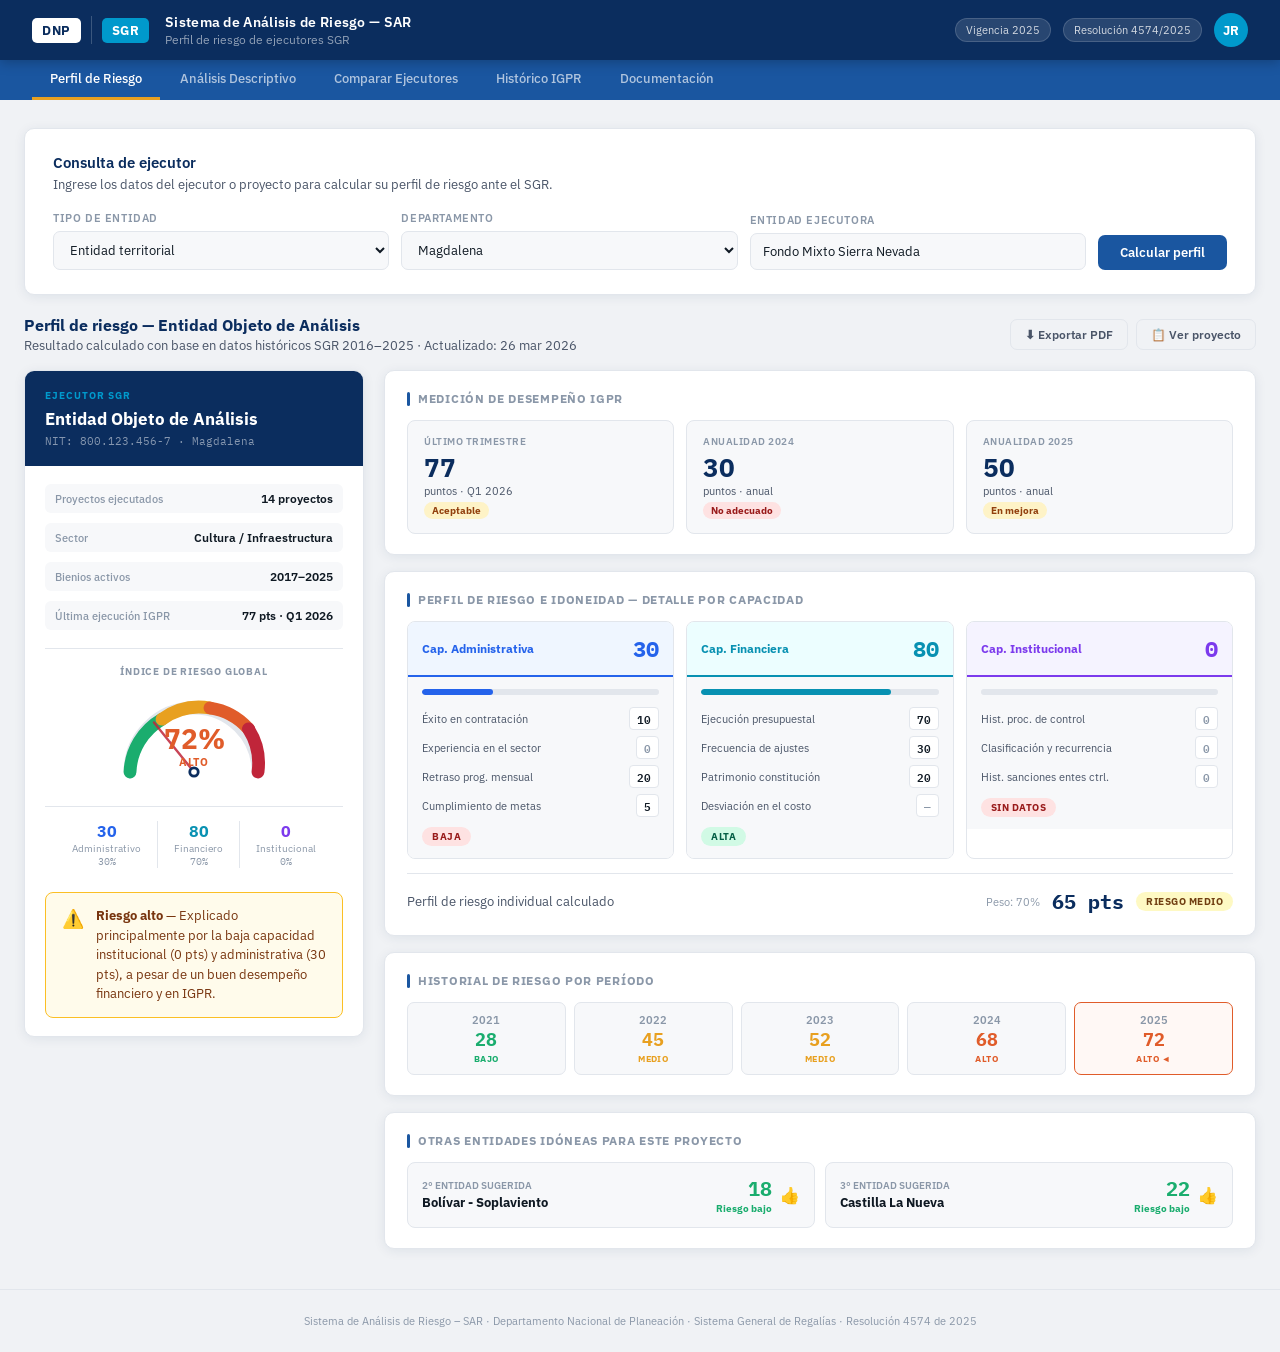
<file: docs/mockup.html>
<!DOCTYPE html>
<html lang="es">
<head>
<meta charset="UTF-8">
<meta name="viewport" content="width=device-width, initial-scale=1.0">
<title>SAR – Sistema de Análisis de Riesgo | SGR</title>
<link href="https://fonts.googleapis.com/css2?family=IBM+Plex+Sans:wght@300;400;500;600;700&family=IBM+Plex+Mono:wght@400;500&display=swap" rel="stylesheet">
<style>
  :root {
    --bg: #f0f2f5;
    --surface: #ffffff;
    --surface2: #f7f8fa;
    --border: #e2e6ec;
    --text: #0f1923;
    --text2: #4a5568;
    --text3: #8a97a8;
    --dnp-navy: #0b2d5e;
    --dnp-blue: #1a56a0;
    --dnp-cyan: #0099cc;
    --accent: #e8a020;
    --risk-low: #1aad6e;
    --risk-med: #e8a020;
    --risk-high: #e05c2a;
    --risk-critical: #c0253a;
    --cap-admin: #2563eb;
    --cap-fin: #0891b2;
    --cap-inst: #7c3aed;
    --radius: 10px;
    --shadow: 0 2px 12px rgba(11,45,94,0.08);
    --shadow-md: 0 4px 24px rgba(11,45,94,0.13);
  }

  * { box-sizing: border-box; margin: 0; padding: 0; }

  body {
    font-family: 'IBM Plex Sans', sans-serif;
    background: var(--bg);
    color: var(--text);
    min-height: 100vh;
  }

  /* ── HEADER ── */
  .header {
    background: var(--dnp-navy);
    display: flex;
    align-items: center;
    justify-content: space-between;
    padding: 0 32px;
    height: 60px;
    position: sticky;
    top: 0;
    z-index: 100;
    box-shadow: 0 2px 12px rgba(0,0,0,0.25);
  }
  .header-left {
    display: flex;
    align-items: center;
    gap: 16px;
  }
  .header-logo {
    display: flex;
    align-items: center;
    gap: 10px;
  }
  .logo-badge {
    background: white;
    color: var(--dnp-navy);
    font-weight: 700;
    font-size: 13px;
    padding: 4px 10px;
    border-radius: 5px;
    letter-spacing: 0.5px;
  }
  .logo-sep { width: 1px; height: 28px; background: rgba(255,255,255,0.2); }
  .header-title {
    color: white;
    font-size: 14px;
    font-weight: 600;
    letter-spacing: 0.3px;
  }
  .header-subtitle {
    color: rgba(255,255,255,0.55);
    font-size: 12px;
    margin-top: 1px;
  }
  .header-right {
    display: flex;
    align-items: center;
    gap: 12px;
  }
  .header-badge {
    background: rgba(255,255,255,0.12);
    color: rgba(255,255,255,0.8);
    font-size: 11px;
    padding: 4px 10px;
    border-radius: 20px;
    border: 1px solid rgba(255,255,255,0.15);
  }
  .header-user {
    width: 34px; height: 34px;
    background: var(--dnp-cyan);
    border-radius: 50%;
    display: flex; align-items: center; justify-content: center;
    color: white; font-weight: 700; font-size: 13px;
    cursor: pointer;
  }

  /* ── NAV TABS ── */
  .nav-tabs {
    background: var(--dnp-blue);
    padding: 0 32px;
    display: flex;
    gap: 2px;
  }
  .nav-tab {
    padding: 10px 18px;
    font-size: 13px;
    color: rgba(255,255,255,0.65);
    cursor: pointer;
    border-bottom: 3px solid transparent;
    transition: all 0.2s;
    font-weight: 500;
  }
  .nav-tab:hover { color: rgba(255,255,255,0.9); }
  .nav-tab.active {
    color: white;
    border-bottom-color: var(--accent);
  }

  /* ── MAIN LAYOUT ── */
  .main {
    max-width: 1280px;
    margin: 0 auto;
    padding: 28px 24px;
    display: flex;
    flex-direction: column;
    gap: 20px;
  }

  /* ── SEARCH PANEL ── */
  .search-panel {
    background: var(--surface);
    border-radius: var(--radius);
    padding: 24px 28px;
    box-shadow: var(--shadow);
    border: 1px solid var(--border);
  }
  .search-panel h2 {
    font-size: 15px;
    font-weight: 600;
    color: var(--dnp-navy);
    margin-bottom: 4px;
  }
  .search-panel p {
    font-size: 13px;
    color: var(--text2);
    margin-bottom: 18px;
  }
  .search-row {
    display: grid;
    grid-template-columns: 1fr 1fr 1fr auto;
    gap: 12px;
    align-items: end;
  }
  .field label {
    display: block;
    font-size: 11px;
    font-weight: 600;
    color: var(--text3);
    text-transform: uppercase;
    letter-spacing: 0.6px;
    margin-bottom: 6px;
  }
  .field select, .field input {
    width: 100%;
    border: 1.5px solid var(--border);
    border-radius: 7px;
    padding: 9px 12px;
    font-size: 13px;
    font-family: inherit;
    color: var(--text);
    background: var(--surface2);
    outline: none;
    transition: border-color 0.2s;
  }
  .field select:focus, .field input:focus {
    border-color: var(--dnp-blue);
  }
  .btn-primary {
    background: var(--dnp-blue);
    color: white;
    border: none;
    border-radius: 7px;
    padding: 9px 22px;
    font-size: 13px;
    font-weight: 600;
    font-family: inherit;
    cursor: pointer;
    transition: background 0.2s, transform 0.1s;
    white-space: nowrap;
  }
  .btn-primary:hover { background: var(--dnp-navy); }
  .btn-primary:active { transform: scale(0.98); }

  /* ── RESULTS HEADER ── */
  .results-header {
    display: flex;
    align-items: center;
    justify-content: space-between;
  }
  .results-header h3 {
    font-size: 16px;
    font-weight: 700;
    color: var(--dnp-navy);
  }
  .results-header p {
    font-size: 13px;
    color: var(--text2);
    margin-top: 2px;
  }
  .results-actions {
    display: flex;
    gap: 8px;
  }
  .btn-outline {
    background: transparent;
    border: 1.5px solid var(--border);
    border-radius: 7px;
    padding: 7px 14px;
    font-size: 12px;
    font-weight: 600;
    color: var(--text2);
    cursor: pointer;
    font-family: inherit;
    transition: all 0.2s;
  }
  .btn-outline:hover { border-color: var(--dnp-blue); color: var(--dnp-blue); }

  /* ── MAIN GRID ── */
  .content-grid {
    display: grid;
    grid-template-columns: 340px 1fr;
    gap: 20px;
    align-items: start;
  }

  /* ── LEFT: ENTITY CARD ── */
  .entity-card {
    background: var(--surface);
    border-radius: var(--radius);
    box-shadow: var(--shadow);
    border: 1px solid var(--border);
    overflow: hidden;
  }
  .entity-card-header {
    background: var(--dnp-navy);
    padding: 18px 20px;
    color: white;
  }
  .entity-tag {
    font-size: 10px;
    font-weight: 700;
    text-transform: uppercase;
    letter-spacing: 1px;
    color: var(--dnp-cyan);
    margin-bottom: 6px;
  }
  .entity-name {
    font-size: 17px;
    font-weight: 700;
    line-height: 1.3;
    margin-bottom: 4px;
  }
  .entity-code {
    font-family: 'IBM Plex Mono', monospace;
    font-size: 11px;
    color: rgba(255,255,255,0.5);
  }
  .entity-card-body {
    padding: 18px 20px;
  }
  .entity-meta {
    display: flex;
    flex-direction: column;
    gap: 10px;
    margin-bottom: 18px;
  }
  .meta-row {
    display: flex;
    justify-content: space-between;
    align-items: center;
    padding: 7px 10px;
    background: var(--surface2);
    border-radius: 6px;
  }
  .meta-label {
    font-size: 11px;
    color: var(--text3);
    font-weight: 500;
  }
  .meta-value {
    font-size: 12px;
    font-weight: 600;
    color: var(--text);
  }

  /* ── RISK GAUGE ── */
  .risk-section {
    text-align: center;
    padding: 16px 0 10px;
    border-top: 1px solid var(--border);
  }
  .risk-label-top {
    font-size: 10px;
    font-weight: 700;
    text-transform: uppercase;
    letter-spacing: 0.8px;
    color: var(--text3);
    margin-bottom: 14px;
  }
  .gauge-wrap {
    position: relative;
    width: 160px;
    margin: 0 auto 10px;
  }
  .gauge-svg { width: 100%; }
  .gauge-center {
    position: absolute;
    top: 55%;
    left: 50%;
    transform: translate(-50%, -50%);
    text-align: center;
  }
  .gauge-pct {
    font-size: 28px;
    font-weight: 700;
    line-height: 1;
    color: var(--risk-high);
  }
  .gauge-level {
    font-size: 11px;
    font-weight: 700;
    color: var(--risk-high);
    text-transform: uppercase;
    letter-spacing: 0.6px;
    margin-top: 2px;
  }
  .risk-breakdown {
    display: flex;
    justify-content: center;
    gap: 16px;
    margin-top: 14px;
    padding-top: 14px;
    border-top: 1px solid var(--border);
  }
  .rb-item {
    text-align: center;
  }
  .rb-val {
    font-size: 16px;
    font-weight: 700;
  }
  .rb-lbl {
    font-size: 10px;
    color: var(--text3);
    margin-top: 1px;
  }
  .rb-pct {
    font-size: 10px;
    color: var(--text3);
    font-family: 'IBM Plex Mono', monospace;
  }

  /* ── RIGHT PANEL ── */
  .right-panel {
    display: flex;
    flex-direction: column;
    gap: 16px;
  }

  /* ── IGPR PERF CARD ── */
  .card {
    background: var(--surface);
    border-radius: var(--radius);
    box-shadow: var(--shadow);
    border: 1px solid var(--border);
    padding: 20px 22px;
  }
  .card-title {
    font-size: 12px;
    font-weight: 700;
    text-transform: uppercase;
    letter-spacing: 0.7px;
    color: var(--text3);
    margin-bottom: 14px;
    display: flex;
    align-items: center;
    gap: 8px;
  }
  .card-title::before {
    content: '';
    width: 3px;
    height: 14px;
    border-radius: 2px;
    background: var(--dnp-blue);
    display: inline-block;
  }

  /* IGPR grid */
  .igpr-grid {
    display: grid;
    grid-template-columns: 1fr 1fr 1fr;
    gap: 12px;
  }
  .igpr-stat {
    background: var(--surface2);
    border-radius: 8px;
    padding: 14px 16px;
    border: 1px solid var(--border);
  }
  .igpr-stat-label {
    font-size: 10px;
    color: var(--text3);
    font-weight: 600;
    text-transform: uppercase;
    letter-spacing: 0.5px;
    margin-bottom: 6px;
  }
  .igpr-stat-val {
    font-size: 26px;
    font-weight: 700;
    color: var(--dnp-navy);
    line-height: 1;
  }
  .igpr-stat-sub {
    font-size: 11px;
    color: var(--text2);
    margin-top: 4px;
  }
  .igpr-badge {
    display: inline-block;
    padding: 2px 8px;
    border-radius: 20px;
    font-size: 10px;
    font-weight: 700;
    margin-top: 4px;
  }
  .badge-warning { background: #fef3c7; color: #92400e; }
  .badge-ok { background: #d1fae5; color: #065f46; }
  .badge-bad { background: #fee2e2; color: #991b1b; }

  /* ── CAPACIDADES ── */
  .cap-grid {
    display: grid;
    grid-template-columns: 1fr 1fr 1fr;
    gap: 12px;
  }
  .cap-card {
    border-radius: 8px;
    overflow: hidden;
    border: 1px solid var(--border);
  }
  .cap-header {
    padding: 12px 14px;
    display: flex;
    align-items: center;
    justify-content: space-between;
  }
  .cap-header-admin { background: #eff6ff; border-bottom: 2px solid var(--cap-admin); }
  .cap-header-fin   { background: #ecfeff; border-bottom: 2px solid var(--cap-fin); }
  .cap-header-inst  { background: #f5f3ff; border-bottom: 2px solid var(--cap-inst); }
  .cap-name {
    font-size: 12px;
    font-weight: 700;
  }
  .cap-name-admin { color: var(--cap-admin); }
  .cap-name-fin   { color: var(--cap-fin); }
  .cap-name-inst  { color: var(--cap-inst); }
  .cap-score {
    font-size: 22px;
    font-weight: 800;
    font-family: 'IBM Plex Mono', monospace;
  }
  .score-admin { color: var(--cap-admin); }
  .score-fin   { color: var(--cap-fin); }
  .score-inst  { color: var(--cap-inst); }
  .cap-body {
    padding: 12px 14px;
    background: var(--surface2);
  }
  .cap-bar-wrap {
    height: 6px;
    background: #e2e6ec;
    border-radius: 3px;
    margin-bottom: 12px;
    overflow: hidden;
  }
  .cap-bar { height: 100%; border-radius: 3px; transition: width 1s ease; }
  .bar-admin { background: var(--cap-admin); }
  .bar-fin   { background: var(--cap-fin); }
  .bar-inst  { background: var(--cap-inst); }
  .cap-vars {
    display: flex;
    flex-direction: column;
    gap: 6px;
  }
  .cap-var-row {
    display: flex;
    justify-content: space-between;
    align-items: center;
  }
  .var-name { font-size: 11px; color: var(--text2); }
  .var-pts {
    font-family: 'IBM Plex Mono', monospace;
    font-size: 11px;
    font-weight: 600;
    color: var(--text);
    background: white;
    border: 1px solid var(--border);
    border-radius: 4px;
    padding: 1px 7px;
  }
  .var-pts.zero { color: var(--text3); }
  .cap-level-tag {
    display: inline-block;
    margin-top: 10px;
    padding: 3px 10px;
    border-radius: 20px;
    font-size: 10px;
    font-weight: 700;
    text-transform: uppercase;
    letter-spacing: 0.5px;
  }
  .tag-alta { background: #d1fae5; color: #065f46; }
  .tag-media { background: #fef9c3; color: #713f12; }
  .tag-baja { background: #fee2e2; color: #991b1b; }

  /* ── ALERT BOX ── */
  .alert-box {
    background: #fffbeb;
    border: 1.5px solid #fbbf24;
    border-radius: 8px;
    padding: 13px 16px;
    display: flex;
    gap: 12px;
    align-items: flex-start;
  }
  .alert-icon { font-size: 18px; flex-shrink: 0; margin-top: 1px; }
  .alert-text { font-size: 13px; color: #78350f; line-height: 1.5; }
  .alert-text strong { font-weight: 700; }

  /* ── ALTERNATIVAS ── */
  .alt-grid {
    display: grid;
    grid-template-columns: 1fr 1fr;
    gap: 10px;
  }
  .alt-card {
    background: var(--surface2);
    border: 1px solid var(--border);
    border-radius: 8px;
    padding: 12px 14px;
    display: flex;
    align-items: center;
    justify-content: space-between;
    cursor: pointer;
    transition: border-color 0.2s, box-shadow 0.2s;
  }
  .alt-card:hover {
    border-color: var(--risk-low);
    box-shadow: 0 0 0 3px rgba(26,173,110,0.08);
  }
  .alt-info { }
  .alt-dept { font-size: 10px; color: var(--text3); font-weight: 600; text-transform: uppercase; margin-bottom: 2px; }
  .alt-name { font-size: 13px; font-weight: 700; color: var(--text); }
  .alt-score-wrap { text-align: right; }
  .alt-score { font-size: 20px; font-weight: 800; color: var(--risk-low); font-family: 'IBM Plex Mono', monospace; }
  .alt-score-lbl { font-size: 10px; color: var(--risk-low); font-weight: 700; }
  .alt-thumbs { font-size: 16px; margin-left: 8px; }

  /* ── HIST MINI ── */
  .hist-grid {
    display: grid;
    grid-template-columns: repeat(5, 1fr);
    gap: 8px;
  }
  .hist-item {
    background: var(--surface2);
    border: 1px solid var(--border);
    border-radius: 7px;
    padding: 10px;
    text-align: center;
    cursor: pointer;
    transition: all 0.2s;
  }
  .hist-item:hover {
    border-color: var(--dnp-blue);
    box-shadow: var(--shadow);
  }
  .hist-year {
    font-size: 11px;
    color: var(--text3);
    font-weight: 600;
    margin-bottom: 4px;
  }
  .hist-pts {
    font-size: 18px;
    font-weight: 800;
    font-family: 'IBM Plex Mono', monospace;
    line-height: 1;
  }
  .hist-status {
    font-size: 9px;
    font-weight: 700;
    margin-top: 4px;
    text-transform: uppercase;
    letter-spacing: 0.4px;
  }
  .hs-low { color: var(--risk-low); }
  .hs-med { color: var(--risk-med); }
  .hs-high { color: var(--risk-high); }
  .hs-crit { color: var(--risk-critical); }

  /* ── FOOTER ── */
  .footer {
    text-align: center;
    padding: 24px;
    font-size: 11px;
    color: var(--text3);
    border-top: 1px solid var(--border);
    margin-top: 12px;
  }

  /* ── DETAIL MODAL ── */
  .modal-overlay {
    display: none;
    position: fixed;
    inset: 0;
    background: rgba(11,45,94,0.55);
    backdrop-filter: blur(4px);
    z-index: 200;
    align-items: center;
    justify-content: center;
  }
  .modal-overlay.open { display: flex; }
  .modal {
    background: white;
    border-radius: 14px;
    width: 520px;
    max-height: 80vh;
    overflow-y: auto;
    box-shadow: 0 20px 60px rgba(0,0,0,0.3);
    animation: modalIn 0.25s ease;
  }
  @keyframes modalIn {
    from { opacity: 0; transform: translateY(20px) scale(0.97); }
    to { opacity: 1; transform: translateY(0) scale(1); }
  }
  .modal-header {
    background: var(--dnp-navy);
    color: white;
    padding: 20px 24px;
    border-radius: 14px 14px 0 0;
    display: flex;
    justify-content: space-between;
    align-items: flex-start;
  }
  .modal-header h3 { font-size: 15px; font-weight: 700; margin-bottom: 3px; }
  .modal-header p { font-size: 12px; color: rgba(255,255,255,0.55); }
  .modal-close {
    background: rgba(255,255,255,0.15);
    border: none;
    color: white;
    width: 28px; height: 28px;
    border-radius: 50%;
    font-size: 16px;
    cursor: pointer;
    display: flex; align-items: center; justify-content: center;
    flex-shrink: 0;
    margin-top: -2px;
  }
  .modal-body { padding: 20px 24px; }
  .modal-cap-section { margin-bottom: 20px; }
  .modal-cap-title {
    font-size: 12px;
    font-weight: 700;
    text-transform: uppercase;
    letter-spacing: 0.6px;
    margin-bottom: 10px;
    padding-bottom: 8px;
    border-bottom: 2px solid var(--border);
  }
  .modal-var-row {
    display: flex;
    justify-content: space-between;
    align-items: center;
    padding: 8px 10px;
    border-radius: 6px;
    margin-bottom: 4px;
    background: var(--surface2);
  }
  .modal-var-name { font-size: 12px; color: var(--text2); }
  .modal-var-pts { font-family: 'IBM Plex Mono', monospace; font-size: 13px; font-weight: 700; }
  .modal-total {
    background: var(--dnp-navy);
    color: white;
    border-radius: 8px;
    padding: 14px 18px;
    display: flex;
    justify-content: space-between;
    align-items: center;
    margin-top: 16px;
  }
  .modal-total-lbl { font-size: 13px; font-weight: 600; }
  .modal-total-val { font-size: 22px; font-weight: 800; font-family: 'IBM Plex Mono', monospace; }

  /* ── SCROLL CUSTOM ── */
  ::-webkit-scrollbar { width: 6px; height: 6px; }
  ::-webkit-scrollbar-track { background: transparent; }
  ::-webkit-scrollbar-thumb { background: #c8d0da; border-radius: 3px; }

  /* ── TAB PANELS ── */
  .tab-panel { display: none; }
  .tab-panel.active { display: block; }

  /* ── AD: FILTER BAR ── */
  .ad-filter-bar {
    background: var(--surface);
    border-radius: var(--radius);
    padding: 16px 24px;
    box-shadow: var(--shadow);
    border: 1px solid var(--border);
    display: flex;
    align-items: center;
    gap: 16px;
  }
  .ad-filter-bar .field { flex: 1; }
  .ad-filter-label {
    font-size: 11px;
    font-weight: 700;
    color: var(--text3);
    text-transform: uppercase;
    letter-spacing: 0.6px;
    margin-right: auto;
    white-space: nowrap;
  }

  /* ── AD: KPI ROW ── */
  .ad-kpi-row {
    display: grid;
    grid-template-columns: repeat(5, 1fr);
    gap: 12px;
  }
  .ad-kpi {
    background: var(--surface);
    border-radius: var(--radius);
    padding: 18px 20px;
    box-shadow: var(--shadow);
    border: 1px solid var(--border);
    text-align: center;
  }
  .ad-kpi-value {
    font-size: 28px;
    font-weight: 800;
    font-family: 'IBM Plex Mono', monospace;
    color: var(--dnp-navy);
    line-height: 1;
  }
  .ad-kpi-label {
    font-size: 11px;
    color: var(--text3);
    font-weight: 600;
    margin-top: 6px;
    text-transform: uppercase;
    letter-spacing: 0.4px;
  }
  .ad-kpi-sub {
    font-size: 11px;
    color: var(--text2);
    margin-top: 3px;
  }
  .ad-kpi.kpi-alert {
    border-color: var(--risk-high);
    background: #fff8f5;
  }
  .ad-kpi.kpi-alert .ad-kpi-value { color: var(--risk-high); }

  /* ── AD: SECTION GRID ── */
  .ad-row { display: grid; gap: 16px; }
  .ad-row-2 { grid-template-columns: 1fr 1fr; }
  .ad-row-3-1 { grid-template-columns: 1.2fr 0.8fr; }
  .ad-row-1-1 { grid-template-columns: 1fr 1fr; }

  /* ── AD: HISTOGRAM ── */
  .ad-histo-wrap { position: relative; padding: 12px 0; }
  .ad-histo-bars {
    display: flex;
    align-items: flex-end;
    gap: 4px;
    height: 160px;
    padding: 0 4px;
  }
  .ad-histo-col {
    flex: 1;
    display: flex;
    flex-direction: column;
    align-items: center;
    gap: 4px;
    height: 100%;
    justify-content: flex-end;
  }
  .ad-histo-bar {
    width: 100%;
    border-radius: 4px 4px 0 0;
    min-height: 4px;
    transition: height 0.8s ease;
    position: relative;
  }
  .ad-histo-bar:hover { opacity: 0.85; cursor: default; }
  .ad-histo-count {
    font-size: 10px;
    font-weight: 700;
    color: var(--text2);
    font-family: 'IBM Plex Mono', monospace;
  }
  .ad-histo-label {
    font-size: 9px;
    color: var(--text3);
    font-weight: 600;
    white-space: nowrap;
  }
  .ad-chips {
    display: flex;
    gap: 8px;
    margin-top: 14px;
    justify-content: center;
    flex-wrap: wrap;
  }
  .ad-chip {
    padding: 5px 14px;
    border-radius: 20px;
    font-size: 11px;
    font-weight: 700;
    display: flex;
    align-items: center;
    gap: 6px;
  }
  .ad-chip-count {
    font-family: 'IBM Plex Mono', monospace;
    font-size: 13px;
    font-weight: 800;
  }

  /* ── AD: HORIZONTAL BARS ── */
  .ad-hbar-list { display: flex; flex-direction: column; gap: 10px; padding: 6px 0; }
  .ad-hbar-item {
    display: grid;
    grid-template-columns: 120px 1fr 50px;
    gap: 10px;
    align-items: center;
  }
  .ad-hbar-name {
    font-size: 11px;
    font-weight: 600;
    color: var(--text2);
    text-align: right;
    overflow: hidden;
    text-overflow: ellipsis;
    white-space: nowrap;
  }
  .ad-hbar-track {
    height: 22px;
    background: var(--surface2);
    border-radius: 4px;
    overflow: hidden;
    border: 1px solid var(--border);
  }
  .ad-hbar-fill {
    height: 100%;
    border-radius: 3px;
    transition: width 1s ease;
    display: flex;
    align-items: center;
    padding-left: 8px;
  }
  .ad-hbar-fill span {
    font-size: 10px;
    font-weight: 700;
    color: white;
    font-family: 'IBM Plex Mono', monospace;
  }
  .ad-hbar-val {
    font-size: 12px;
    font-weight: 700;
    color: var(--text);
    font-family: 'IBM Plex Mono', monospace;
  }

  /* ── AD: SECTOR CHIPS ── */
  .ad-sector-grid {
    display: flex;
    flex-wrap: wrap;
    gap: 8px;
    padding: 8px 0;
  }
  .ad-sector-chip {
    padding: 10px 16px;
    border-radius: 8px;
    border: 1px solid var(--border);
    display: flex;
    flex-direction: column;
    align-items: center;
    gap: 2px;
    min-width: 100px;
    transition: all 0.2s;
  }
  .ad-sector-chip:hover { box-shadow: var(--shadow); }
  .ad-sector-name {
    font-size: 10px;
    font-weight: 600;
    color: var(--text2);
    text-transform: uppercase;
    letter-spacing: 0.3px;
  }
  .ad-sector-score {
    font-size: 20px;
    font-weight: 800;
    font-family: 'IBM Plex Mono', monospace;
    line-height: 1;
  }
  .ad-sector-pct {
    font-size: 9px;
    color: var(--text3);
    font-weight: 600;
  }

  /* ── AD: DONUT ── */
  .ad-donut-area {
    display: flex;
    gap: 20px;
    align-items: flex-start;
  }
  .ad-donut-chart { flex-shrink: 0; }
  .ad-donut-legend {
    display: flex;
    flex-direction: column;
    gap: 8px;
    flex: 1;
    padding-top: 6px;
  }
  .ad-donut-item {
    display: flex;
    align-items: center;
    gap: 8px;
    padding: 6px 10px;
    background: var(--surface2);
    border-radius: 6px;
  }
  .ad-donut-dot {
    width: 10px;
    height: 10px;
    border-radius: 50%;
    flex-shrink: 0;
  }
  .ad-donut-lbl { font-size: 12px; color: var(--text2); flex: 1; }
  .ad-donut-val {
    font-size: 13px;
    font-weight: 700;
    font-family: 'IBM Plex Mono', monospace;
    color: var(--text);
  }

  /* ── AD: ALERTS ── */
  .ad-alerts { display: flex; flex-direction: column; gap: 8px; margin-top: 14px; }
  .ad-alert-item {
    display: flex;
    align-items: center;
    gap: 10px;
    padding: 10px 14px;
    border-radius: 7px;
    font-size: 12px;
    font-weight: 600;
  }
  .ad-alert-critical { background: #fee2e2; color: #991b1b; border: 1px solid #fca5a5; }
  .ad-alert-warning { background: #fef3c7; color: #92400e; border: 1px solid #fbbf24; }
  .ad-alert-num {
    font-size: 16px;
    font-weight: 800;
    font-family: 'IBM Plex Mono', monospace;
    min-width: 28px;
  }

  /* ── AD: SPARKLINE ── */
  .ad-spark-area {
    padding: 14px 6px 8px;
    position: relative;
  }
  .ad-spark-labels {
    display: flex;
    justify-content: space-between;
    padding: 0 20px;
    margin-top: 8px;
  }
  .ad-spark-lbl {
    font-size: 10px;
    color: var(--text3);
    font-weight: 600;
    text-align: center;
  }
  .ad-spark-val {
    font-size: 13px;
    font-weight: 700;
    font-family: 'IBM Plex Mono', monospace;
  }

  /* ── AD: RANKING TABLES ── */
  .ad-rank-table { width: 100%; border-spacing: 0; }
  .ad-rank-table th {
    font-size: 10px;
    font-weight: 700;
    color: var(--text3);
    text-transform: uppercase;
    letter-spacing: 0.5px;
    padding: 8px 10px;
    text-align: left;
    border-bottom: 2px solid var(--border);
  }
  .ad-rank-table th:last-child { text-align: right; }
  .ad-rank-table td {
    font-size: 12px;
    padding: 9px 10px;
    border-bottom: 1px solid var(--border);
    color: var(--text2);
  }
  .ad-rank-table td:last-child { text-align: right; }
  .ad-rank-table tr:hover td { background: var(--surface2); }
  .ad-rank-name { font-weight: 600; color: var(--text); }
  .ad-rank-score {
    font-family: 'IBM Plex Mono', monospace;
    font-weight: 700;
    font-size: 14px;
  }
  .ad-rank-badge {
    display: inline-block;
    padding: 2px 8px;
    border-radius: 20px;
    font-size: 9px;
    font-weight: 700;
    text-transform: uppercase;
    letter-spacing: 0.3px;
  }
  .ad-rank-low { background: #d1fae5; color: #065f46; }
  .ad-rank-crit { background: #fee2e2; color: #991b1b; }

  /* ── RESPONSIVE ── */
  @media (max-width: 900px) {
    .content-grid { grid-template-columns: 1fr; }
    .search-row { grid-template-columns: 1fr 1fr; }
    .cap-grid { grid-template-columns: 1fr; }
    .igpr-grid { grid-template-columns: 1fr; }
    .ad-kpi-row { grid-template-columns: repeat(2, 1fr); }
    .ad-row-2, .ad-row-3-1, .ad-row-1-1 { grid-template-columns: 1fr; }
  }
</style>
</head>
<body>

<!-- HEADER -->
<header class="header">
  <div class="header-left">
    <div class="header-logo">
      <div class="logo-badge">DNP</div>
      <div class="logo-sep"></div>
      <div class="logo-badge" style="background:var(--dnp-cyan);color:white;">SGR</div>
    </div>
    <div>
      <div class="header-title">Sistema de Análisis de Riesgo — SAR</div>
      <div class="header-subtitle">Perfil de riesgo de ejecutores SGR</div>
    </div>
  </div>
  <div class="header-right">
    <div class="header-badge">Vigencia 2025</div>
    <div class="header-badge">Resolución 4574/2025</div>
    <div class="header-user">JR</div>
  </div>
</header>

<!-- NAV TABS -->
<nav class="nav-tabs">
  <div class="nav-tab active" onclick="switchTab('perfil')">Perfil de Riesgo</div>
  <div class="nav-tab" onclick="switchTab('descriptivo')">Análisis Descriptivo</div>
  <div class="nav-tab" onclick="switchTab('comparar')">Comparar Ejecutores</div>
  <div class="nav-tab" onclick="switchTab('historico')">Histórico IGPR</div>
  <div class="nav-tab" onclick="switchTab('docs')">Documentación</div>
</nav>

<!-- TAB: PERFIL DE RIESGO -->
<div class="tab-panel active" id="tab-perfil">
<main class="main">

  <!-- SEARCH PANEL -->
  <div class="search-panel">
    <h2>Consulta de ejecutor</h2>
    <p>Ingrese los datos del ejecutor o proyecto para calcular su perfil de riesgo ante el SGR.</p>
    <div class="search-row">
      <div class="field">
        <label>Tipo de entidad</label>
        <select>
          <option>Entidad territorial</option>
          <option>Establecimiento público</option>
          <option>Empresa industrial y comercial</option>
        </select>
      </div>
      <div class="field">
        <label>Departamento</label>
        <select>
          <option>Magdalena</option>
          <option>Antioquia</option>
          <option>Bolívar</option>
          <option>Meta</option>
          <option>Sucre</option>
        </select>
      </div>
      <div class="field">
        <label>Entidad ejecutora</label>
        <input type="text" value="Fondo Mixto Sierra Nevada" placeholder="Nombre o NIT">
      </div>
      <button class="btn-primary" onclick="showResults()">Calcular perfil</button>
    </div>
  </div>

  <!-- RESULTS -->
  <div id="results-section" style="display:flex;flex-direction:column;gap:16px;">

    <div class="results-header">
      <div>
        <h3>Perfil de riesgo — Entidad Objeto de Análisis</h3>
        <p>Resultado calculado con base en datos históricos SGR 2016–2025 · Actualizado: 26 mar 2026</p>
      </div>
      <div class="results-actions">
        <button class="btn-outline">⬇ Exportar PDF</button>
        <button class="btn-outline">📋 Ver proyecto</button>
      </div>
    </div>

    <!-- MAIN CONTENT GRID -->
    <div class="content-grid">

      <!-- LEFT: ENTITY + GAUGE -->
      <div class="entity-card">
        <div class="entity-card-header">
          <div class="entity-tag">Ejecutor SGR</div>
          <div class="entity-name">Entidad Objeto de Análisis</div>
          <div class="entity-code">NIT: 800.123.456-7 · Magdalena</div>
        </div>
        <div class="entity-card-body">
          <div class="entity-meta">
            <div class="meta-row">
              <span class="meta-label">Proyectos ejecutados</span>
              <span class="meta-value">14 proyectos</span>
            </div>
            <div class="meta-row">
              <span class="meta-label">Sector</span>
              <span class="meta-value">Cultura / Infraestructura</span>
            </div>
            <div class="meta-row">
              <span class="meta-label">Bienios activos</span>
              <span class="meta-value">2017–2025</span>
            </div>
            <div class="meta-row">
              <span class="meta-label">Última ejecución IGPR</span>
              <span class="meta-value">77 pts · Q1 2026</span>
            </div>
          </div>

          <!-- GAUGE -->
          <div class="risk-section">
            <div class="risk-label-top">Índice de riesgo global</div>
            <div class="gauge-wrap">
              <svg class="gauge-svg" viewBox="0 0 200 120" xmlns="http://www.w3.org/2000/svg">
                <!-- Track -->
                <path d="M 20 100 A 80 80 0 0 1 180 100" fill="none" stroke="#e2e6ec" stroke-width="16" stroke-linecap="round"/>
                <!-- Colored segments -->
                <path d="M 20 100 A 80 80 0 0 1 60 34" fill="none" stroke="#1aad6e" stroke-width="16" stroke-linecap="round"/>
                <path d="M 60 34 A 80 80 0 0 1 120 20" fill="none" stroke="#e8a020" stroke-width="16" stroke-linecap="round"/>
                <path d="M 120 20 A 80 80 0 0 1 168 46" fill="none" stroke="#e05c2a" stroke-width="16" stroke-linecap="round"/>
                <path d="M 168 46 A 80 80 0 0 1 180 100" fill="none" stroke="#c0253a" stroke-width="16" stroke-linecap="round"/>
                <!-- Needle -->
                <line x1="100" y1="100" x2="50" y2="38" stroke="#c0253a" stroke-width="3" stroke-linecap="round" opacity="0.85"/>
                <circle cx="100" cy="100" r="7" fill="#0b2d5e"/>
                <circle cx="100" cy="100" r="3.5" fill="white"/>
              </svg>
              <div class="gauge-center">
                <div class="gauge-pct">72%</div>
                <div class="gauge-level">Alto</div>
              </div>
            </div>

            <div class="risk-breakdown">
              <div class="rb-item">
                <div class="rb-val" style="color:var(--cap-admin)">30</div>
                <div class="rb-lbl">Administrativo</div>
                <div class="rb-pct">30%</div>
              </div>
              <div style="width:1px;background:var(--border);"></div>
              <div class="rb-item">
                <div class="rb-val" style="color:var(--cap-fin)">80</div>
                <div class="rb-lbl">Financiero</div>
                <div class="rb-pct">70%</div>
              </div>
              <div style="width:1px;background:var(--border);"></div>
              <div class="rb-item">
                <div class="rb-val" style="color:var(--cap-inst)">0</div>
                <div class="rb-lbl">Institucional</div>
                <div class="rb-pct">0%</div>
              </div>
            </div>
          </div>

          <!-- ALERT -->
          <div class="alert-box" style="margin-top:14px;">
            <div class="alert-icon">⚠️</div>
            <div class="alert-text">
              <strong>Riesgo alto</strong> — Explicado principalmente por la baja capacidad institucional (0 pts) y administrativa (30 pts), a pesar de un buen desempeño financiero y en IGPR.
            </div>
          </div>

        </div>
      </div>

      <!-- RIGHT PANEL -->
      <div class="right-panel">

        <!-- IGPR -->
        <div class="card">
          <div class="card-title">Medición de desempeño IGPR</div>
          <div class="igpr-grid">
            <div class="igpr-stat">
              <div class="igpr-stat-label">Último trimestre</div>
              <div class="igpr-stat-val">77</div>
              <div class="igpr-stat-sub">puntos · Q1 2026</div>
              <span class="igpr-badge badge-warning">Aceptable</span>
            </div>
            <div class="igpr-stat">
              <div class="igpr-stat-label">Anualidad 2024</div>
              <div class="igpr-stat-val">30</div>
              <div class="igpr-stat-sub">puntos · anual</div>
              <span class="igpr-badge badge-bad">No adecuado</span>
            </div>
            <div class="igpr-stat">
              <div class="igpr-stat-label">Anualidad 2025</div>
              <div class="igpr-stat-val">50</div>
              <div class="igpr-stat-sub">puntos · anual</div>
              <span class="igpr-badge badge-warning">En mejora</span>
            </div>
          </div>
        </div>

        <!-- CAPACIDADES -->
        <div class="card">
          <div class="card-title">Perfil de riesgo e idoneidad — Detalle por capacidad</div>
          <div class="cap-grid">

            <!-- ADMINISTRATIVA -->
            <div class="cap-card">
              <div class="cap-header cap-header-admin">
                <span class="cap-name cap-name-admin">Cap. Administrativa</span>
                <span class="cap-score score-admin">30</span>
              </div>
              <div class="cap-body">
                <div class="cap-bar-wrap"><div class="cap-bar bar-admin" style="width:30%"></div></div>
                <div class="cap-vars">
                  <div class="cap-var-row">
                    <span class="var-name">Éxito en contratación</span>
                    <span class="var-pts">10</span>
                  </div>
                  <div class="cap-var-row">
                    <span class="var-name">Experiencia en el sector</span>
                    <span class="var-pts zero">0</span>
                  </div>
                  <div class="cap-var-row">
                    <span class="var-name">Retraso prog. mensual</span>
                    <span class="var-pts">20</span>
                  </div>
                  <div class="cap-var-row">
                    <span class="var-name">Cumplimiento de metas</span>
                    <span class="var-pts">5</span>
                  </div>
                </div>
                <span class="cap-level-tag tag-baja">Baja</span>
              </div>
            </div>

            <!-- FINANCIERA -->
            <div class="cap-card">
              <div class="cap-header cap-header-fin">
                <span class="cap-name cap-name-fin">Cap. Financiera</span>
                <span class="cap-score score-fin">80</span>
              </div>
              <div class="cap-body">
                <div class="cap-bar-wrap"><div class="cap-bar bar-fin" style="width:80%"></div></div>
                <div class="cap-vars">
                  <div class="cap-var-row">
                    <span class="var-name">Ejecución presupuestal</span>
                    <span class="var-pts">70</span>
                  </div>
                  <div class="cap-var-row">
                    <span class="var-name">Frecuencia de ajustes</span>
                    <span class="var-pts">30</span>
                  </div>
                  <div class="cap-var-row">
                    <span class="var-name">Patrimonio constitución</span>
                    <span class="var-pts">20</span>
                  </div>
                  <div class="cap-var-row">
                    <span class="var-name">Desviación en el costo</span>
                    <span class="var-pts zero">—</span>
                  </div>
                </div>
                <span class="cap-level-tag tag-alta">Alta</span>
              </div>
            </div>

            <!-- INSTITUCIONAL -->
            <div class="cap-card">
              <div class="cap-header cap-header-inst">
                <span class="cap-name cap-name-inst">Cap. Institucional</span>
                <span class="cap-score score-inst">0</span>
              </div>
              <div class="cap-body">
                <div class="cap-bar-wrap"><div class="cap-bar" style="width:0%;background:var(--cap-inst)"></div></div>
                <div class="cap-vars">
                  <div class="cap-var-row">
                    <span class="var-name">Hist. proc. de control</span>
                    <span class="var-pts zero">0</span>
                  </div>
                  <div class="cap-var-row">
                    <span class="var-name">Clasificación y recurrencia</span>
                    <span class="var-pts zero">0</span>
                  </div>
                  <div class="cap-var-row">
                    <span class="var-name">Hist. sanciones entes ctrl.</span>
                    <span class="var-pts zero">0</span>
                  </div>
                </div>
                <span class="cap-level-tag tag-baja">Sin datos</span>
              </div>
            </div>

          </div>

          <div style="margin-top:14px; padding-top:14px; border-top:1px solid var(--border); display:flex; justify-content:space-between; align-items:center;">
            <span style="font-size:13px;color:var(--text2);">Perfil de riesgo individual calculado</span>
            <div style="display:flex;align-items:center;gap:12px;">
              <span style="font-size:11px;color:var(--text3);">Peso: 70%</span>
              <span style="font-size:20px;font-weight:800;color:var(--dnp-navy);font-family:'IBM Plex Mono',monospace;">65 pts</span>
              <span class="cap-level-tag tag-media" style="margin-top:0">Riesgo medio</span>
            </div>
          </div>
        </div>

        <!-- HISTORICAL TREND -->
        <div class="card">
          <div class="card-title">Historial de riesgo por período</div>
          <div class="hist-grid">
            <div class="hist-item">
              <div class="hist-year">2021</div>
              <div class="hist-pts hs-low">28</div>
              <div class="hist-status hs-low">Bajo</div>
            </div>
            <div class="hist-item">
              <div class="hist-year">2022</div>
              <div class="hist-pts hs-med">45</div>
              <div class="hist-status hs-med">Medio</div>
            </div>
            <div class="hist-item">
              <div class="hist-year">2023</div>
              <div class="hist-pts hs-med">52</div>
              <div class="hist-status hs-med">Medio</div>
            </div>
            <div class="hist-item">
              <div class="hist-year">2024</div>
              <div class="hist-pts hs-high">68</div>
              <div class="hist-status hs-high">Alto</div>
            </div>
            <div class="hist-item" style="border-color:var(--risk-high);background:#fff8f5;">
              <div class="hist-year">2025</div>
              <div class="hist-pts hs-high">72</div>
              <div class="hist-status hs-high">Alto ◄</div>
            </div>
          </div>
        </div>

        <!-- ALTERNATIVAS -->
        <div class="card">
          <div class="card-title">Otras entidades idóneas para este proyecto</div>
          <div class="alt-grid">
            <div class="alt-card">
              <div class="alt-info">
                <div class="alt-dept">2° Entidad Sugerida</div>
                <div class="alt-name">Bolívar - Soplaviento</div>
              </div>
              <div style="display:flex;align-items:center;">
                <div class="alt-score-wrap">
                  <div class="alt-score">18</div>
                  <div class="alt-score-lbl">Riesgo bajo</div>
                </div>
                <div class="alt-thumbs">👍</div>
              </div>
            </div>
            <div class="alt-card">
              <div class="alt-info">
                <div class="alt-dept">3° Entidad Sugerida</div>
                <div class="alt-name">Castilla La Nueva</div>
              </div>
              <div style="display:flex;align-items:center;">
                <div class="alt-score-wrap">
                  <div class="alt-score">22</div>
                  <div class="alt-score-lbl">Riesgo bajo</div>
                </div>
                <div class="alt-thumbs">👍</div>
              </div>
            </div>
          </div>
        </div>

      </div>
    </div>
  </div>
</main>
</div>

<!-- TAB: ANÁLISIS DESCRIPTIVO -->
<div class="tab-panel" id="tab-descriptivo">
<main class="main">

  <!-- FILTER BAR -->
  <div class="ad-filter-bar">
    <span class="ad-filter-label">Filtros</span>
    <div class="field">
      <label>Vigencia</label>
      <select>
        <option selected>2025</option>
        <option>2024</option>
        <option>2023</option>
      </select>
    </div>
    <div class="field">
      <label>Tipo de ejecutor</label>
      <select>
        <option selected>Todos</option>
        <option>Departamento</option>
        <option>Municipio</option>
        <option>Corporación Autónoma Regional</option>
        <option>Entidad descentralizada</option>
      </select>
    </div>
    <div class="field">
      <label>Región</label>
      <select>
        <option selected>Todas</option>
        <option>Caribe I</option>
        <option>Caribe II</option>
        <option>Centro Oriente</option>
        <option>Centro Sur</option>
        <option>Del Llano</option>
        <option>Eje Cafetero</option>
        <option>Pacífico</option>
      </select>
    </div>
    <button class="btn-primary">Actualizar</button>
  </div>

  <!-- KPIs -->
  <div class="ad-kpi-row">
    <div class="ad-kpi">
      <div class="ad-kpi-value">1 247</div>
      <div class="ad-kpi-label">Ejecutores</div>
      <div class="ad-kpi-sub">en el sistema SGR</div>
    </div>
    <div class="ad-kpi">
      <div class="ad-kpi-value">8 432</div>
      <div class="ad-kpi-label">Proyectos activos</div>
      <div class="ad-kpi-sub">en ejecución vigente</div>
    </div>
    <div class="ad-kpi">
      <div class="ad-kpi-value">$4,2B</div>
      <div class="ad-kpi-label">Recursos SGR</div>
      <div class="ad-kpi-sub">bajo seguimiento</div>
    </div>
    <div class="ad-kpi">
      <div class="ad-kpi-value">58</div>
      <div class="ad-kpi-label">IGPR promedio</div>
      <div class="ad-kpi-sub">puntos · vigencia 2025</div>
    </div>
    <div class="ad-kpi kpi-alert">
      <div class="ad-kpi-value">23%</div>
      <div class="ad-kpi-label">Riesgo alto/crítico</div>
      <div class="ad-kpi-sub">287 ejecutores</div>
    </div>
  </div>

  <!-- HISTOGRAM + TWO BARS -->
  <div class="ad-row ad-row-3-1">

    <!-- Histogram -->
    <div class="card">
      <div class="card-title">Distribución del score de riesgo</div>
      <div class="ad-histo-wrap">
        <div class="ad-histo-bars">
          <div class="ad-histo-col">
            <div class="ad-histo-count">42</div>
            <div class="ad-histo-bar" style="height:14%;background:var(--risk-low);"></div>
            <div class="ad-histo-label">0–10</div>
          </div>
          <div class="ad-histo-col">
            <div class="ad-histo-count">118</div>
            <div class="ad-histo-bar" style="height:38%;background:var(--risk-low);"></div>
            <div class="ad-histo-label">10–20</div>
          </div>
          <div class="ad-histo-col">
            <div class="ad-histo-count">186</div>
            <div class="ad-histo-bar" style="height:60%;background:var(--risk-low);"></div>
            <div class="ad-histo-label">20–30</div>
          </div>
          <div class="ad-histo-col">
            <div class="ad-histo-count">203</div>
            <div class="ad-histo-bar" style="height:66%;background:#7ccf5b;"></div>
            <div class="ad-histo-label">30–40</div>
          </div>
          <div class="ad-histo-col">
            <div class="ad-histo-count">248</div>
            <div class="ad-histo-bar" style="height:80%;background:var(--risk-med);"></div>
            <div class="ad-histo-label">40–50</div>
          </div>
          <div class="ad-histo-col">
            <div class="ad-histo-count">308</div>
            <div class="ad-histo-bar" style="height:100%;background:var(--risk-med);"></div>
            <div class="ad-histo-label">50–60</div>
          </div>
          <div class="ad-histo-col">
            <div class="ad-histo-count">186</div>
            <div class="ad-histo-bar" style="height:60%;background:var(--risk-high);"></div>
            <div class="ad-histo-label">60–70</div>
          </div>
          <div class="ad-histo-col">
            <div class="ad-histo-count">98</div>
            <div class="ad-histo-bar" style="height:32%;background:var(--risk-high);"></div>
            <div class="ad-histo-label">70–80</div>
          </div>
          <div class="ad-histo-col">
            <div class="ad-histo-count">45</div>
            <div class="ad-histo-bar" style="height:15%;background:var(--risk-critical);"></div>
            <div class="ad-histo-label">80–90</div>
          </div>
          <div class="ad-histo-col">
            <div class="ad-histo-count">13</div>
            <div class="ad-histo-bar" style="height:4%;background:var(--risk-critical);"></div>
            <div class="ad-histo-label">90–100</div>
          </div>
        </div>
      </div>
      <div class="ad-chips">
        <div class="ad-chip" style="background:#d1fae5;color:#065f46;">
          <span class="ad-chip-count">549</span> Bajo
        </div>
        <div class="ad-chip" style="background:#fef9c3;color:#713f12;">
          <span class="ad-chip-count">411</span> Medio
        </div>
        <div class="ad-chip" style="background:#fed7aa;color:#9a3412;">
          <span class="ad-chip-count">229</span> Alto
        </div>
        <div class="ad-chip" style="background:#fee2e2;color:#991b1b;">
          <span class="ad-chip-count">58</span> Crítico
        </div>
      </div>
    </div>

    <!-- Vertical stack: type + region bars -->
    <div style="display:flex;flex-direction:column;gap:16px;">

      <!-- By entity type -->
      <div class="card">
        <div class="card-title">Riesgo promedio por tipo de ejecutor</div>
        <div class="ad-hbar-list">
          <div class="ad-hbar-item">
            <div class="ad-hbar-name">Municipio</div>
            <div class="ad-hbar-track"><div class="ad-hbar-fill" style="width:62%;background:var(--risk-high);"><span>62</span></div></div>
            <div class="ad-hbar-val">62</div>
          </div>
          <div class="ad-hbar-item">
            <div class="ad-hbar-name">Departamento</div>
            <div class="ad-hbar-track"><div class="ad-hbar-fill" style="width:48%;background:var(--risk-med);"><span>48</span></div></div>
            <div class="ad-hbar-val">48</div>
          </div>
          <div class="ad-hbar-item">
            <div class="ad-hbar-name">Corp. Autónoma</div>
            <div class="ad-hbar-track"><div class="ad-hbar-fill" style="width:41%;background:var(--risk-med);"><span>41</span></div></div>
            <div class="ad-hbar-val">41</div>
          </div>
          <div class="ad-hbar-item">
            <div class="ad-hbar-name">Ent. Descentr.</div>
            <div class="ad-hbar-track"><div class="ad-hbar-fill" style="width:35%;background:var(--risk-low);"><span>35</span></div></div>
            <div class="ad-hbar-val">35</div>
          </div>
        </div>
      </div>

      <!-- By region -->
      <div class="card">
        <div class="card-title">Riesgo promedio por región</div>
        <div class="ad-hbar-list">
          <div class="ad-hbar-item">
            <div class="ad-hbar-name">Caribe I</div>
            <div class="ad-hbar-track"><div class="ad-hbar-fill" style="width:68%;background:var(--risk-high);"><span>68</span></div></div>
            <div class="ad-hbar-val">68</div>
          </div>
          <div class="ad-hbar-item">
            <div class="ad-hbar-name">Pacífico</div>
            <div class="ad-hbar-track"><div class="ad-hbar-fill" style="width:64%;background:var(--risk-high);"><span>64</span></div></div>
            <div class="ad-hbar-val">64</div>
          </div>
          <div class="ad-hbar-item">
            <div class="ad-hbar-name">Caribe II</div>
            <div class="ad-hbar-track"><div class="ad-hbar-fill" style="width:57%;background:var(--risk-med);"><span>57</span></div></div>
            <div class="ad-hbar-val">57</div>
          </div>
          <div class="ad-hbar-item">
            <div class="ad-hbar-name">Centro Sur</div>
            <div class="ad-hbar-track"><div class="ad-hbar-fill" style="width:52%;background:var(--risk-med);"><span>52</span></div></div>
            <div class="ad-hbar-val">52</div>
          </div>
          <div class="ad-hbar-item">
            <div class="ad-hbar-name">Del Llano</div>
            <div class="ad-hbar-track"><div class="ad-hbar-fill" style="width:46%;background:var(--risk-med);"><span>46</span></div></div>
            <div class="ad-hbar-val">46</div>
          </div>
          <div class="ad-hbar-item">
            <div class="ad-hbar-name">Eje Cafetero</div>
            <div class="ad-hbar-track"><div class="ad-hbar-fill" style="width:38%;background:var(--risk-low);"><span>38</span></div></div>
            <div class="ad-hbar-val">38</div>
          </div>
          <div class="ad-hbar-item">
            <div class="ad-hbar-name">Centro Oriente</div>
            <div class="ad-hbar-track"><div class="ad-hbar-fill" style="width:33%;background:var(--risk-low);"><span>33</span></div></div>
            <div class="ad-hbar-val">33</div>
          </div>
        </div>
      </div>

    </div>
  </div>

  <!-- SECTOR CHIPS -->
  <div class="card">
    <div class="card-title">Semáforo sectorial — score de riesgo promedio por sector</div>
    <div class="ad-sector-grid">
      <div class="ad-sector-chip" style="background:#fff8f5;border-color:var(--risk-high);">
        <div class="ad-sector-name">Agua Potable</div>
        <div class="ad-sector-score" style="color:var(--risk-high);">71</div>
        <div class="ad-sector-pct">184 proyectos</div>
      </div>
      <div class="ad-sector-chip" style="background:#fff8f5;border-color:var(--risk-high);">
        <div class="ad-sector-name">Vivienda</div>
        <div class="ad-sector-score" style="color:var(--risk-high);">67</div>
        <div class="ad-sector-pct">92 proyectos</div>
      </div>
      <div class="ad-sector-chip" style="background:#fffbeb;border-color:var(--risk-med);">
        <div class="ad-sector-name">Transporte</div>
        <div class="ad-sector-score" style="color:var(--risk-med);">58</div>
        <div class="ad-sector-pct">1 247 proyectos</div>
      </div>
      <div class="ad-sector-chip" style="background:#fffbeb;border-color:var(--risk-med);">
        <div class="ad-sector-name">Agricultura</div>
        <div class="ad-sector-score" style="color:var(--risk-med);">54</div>
        <div class="ad-sector-pct">318 proyectos</div>
      </div>
      <div class="ad-sector-chip" style="background:#fffbeb;border-color:var(--risk-med);">
        <div class="ad-sector-name">Deporte</div>
        <div class="ad-sector-score" style="color:var(--risk-med);">51</div>
        <div class="ad-sector-pct">426 proyectos</div>
      </div>
      <div class="ad-sector-chip" style="background:#f0fdf4;border-color:var(--risk-low);">
        <div class="ad-sector-name">Salud</div>
        <div class="ad-sector-score" style="color:var(--risk-low);">42</div>
        <div class="ad-sector-pct">873 proyectos</div>
      </div>
      <div class="ad-sector-chip" style="background:#f0fdf4;border-color:var(--risk-low);">
        <div class="ad-sector-name">Educación</div>
        <div class="ad-sector-score" style="color:var(--risk-low);">38</div>
        <div class="ad-sector-pct">2 106 proyectos</div>
      </div>
      <div class="ad-sector-chip" style="background:#f0fdf4;border-color:var(--risk-low);">
        <div class="ad-sector-name">Cultura</div>
        <div class="ad-sector-score" style="color:var(--risk-low);">35</div>
        <div class="ad-sector-pct">210 proyectos</div>
      </div>
      <div class="ad-sector-chip" style="background:#f0fdf4;border-color:var(--risk-low);">
        <div class="ad-sector-name">TIC</div>
        <div class="ad-sector-score" style="color:var(--risk-low);">29</div>
        <div class="ad-sector-pct">156 proyectos</div>
      </div>
      <div class="ad-sector-chip" style="background:#f0fdf4;border-color:var(--risk-low);">
        <div class="ad-sector-name">C. y Tecnol.</div>
        <div class="ad-sector-score" style="color:var(--risk-low);">24</div>
        <div class="ad-sector-pct">89 proyectos</div>
      </div>
    </div>
  </div>

  <!-- DONUT + TREND -->
  <div class="ad-row ad-row-1-1">

    <!-- Donut: project status -->
    <div class="card">
      <div class="card-title">Estado del portafolio de proyectos</div>
      <div class="ad-donut-area">
        <div class="ad-donut-chart">
          <svg width="170" height="170" viewBox="0 0 170 170">
            <circle cx="85" cy="85" r="65" fill="none" stroke="#e2e6ec" stroke-width="24"/>
            <!-- En Ejecución 52% -->
            <circle cx="85" cy="85" r="65" fill="none" stroke="var(--dnp-blue)" stroke-width="24"
              stroke-dasharray="212.1 408.4" stroke-dashoffset="0" transform="rotate(-90 85 85)"/>
            <!-- Terminado 28% -->
            <circle cx="85" cy="85" r="65" fill="none" stroke="var(--risk-low)" stroke-width="24"
              stroke-dasharray="114.2 408.4" stroke-dashoffset="-212.1" transform="rotate(-90 85 85)"/>
            <!-- Sin Contratar 15% -->
            <circle cx="85" cy="85" r="65" fill="none" stroke="var(--risk-med)" stroke-width="24"
              stroke-dasharray="61.3 408.4" stroke-dashoffset="-326.3" transform="rotate(-90 85 85)"/>
            <!-- Desaprobado 5% -->
            <circle cx="85" cy="85" r="65" fill="none" stroke="var(--risk-critical)" stroke-width="24"
              stroke-dasharray="20.4 408.4" stroke-dashoffset="-387.6" transform="rotate(-90 85 85)"/>
            <text x="85" y="82" text-anchor="middle" font-size="22" font-weight="800" fill="var(--dnp-navy)" font-family="'IBM Plex Mono',monospace">8 432</text>
            <text x="85" y="100" text-anchor="middle" font-size="10" fill="var(--text3)" font-family="'IBM Plex Sans',sans-serif" font-weight="600">PROYECTOS</text>
          </svg>
        </div>
        <div class="ad-donut-legend">
          <div class="ad-donut-item">
            <div class="ad-donut-dot" style="background:var(--dnp-blue);"></div>
            <span class="ad-donut-lbl">En Ejecución</span>
            <span class="ad-donut-val">4 385 <span style="font-size:10px;color:var(--text3);font-weight:500;">52%</span></span>
          </div>
          <div class="ad-donut-item">
            <div class="ad-donut-dot" style="background:var(--risk-low);"></div>
            <span class="ad-donut-lbl">Terminado</span>
            <span class="ad-donut-val">2 361 <span style="font-size:10px;color:var(--text3);font-weight:500;">28%</span></span>
          </div>
          <div class="ad-donut-item">
            <div class="ad-donut-dot" style="background:var(--risk-med);"></div>
            <span class="ad-donut-lbl">Sin Contratar</span>
            <span class="ad-donut-val">1 265 <span style="font-size:10px;color:var(--text3);font-weight:500;">15%</span></span>
          </div>
          <div class="ad-donut-item">
            <div class="ad-donut-dot" style="background:var(--risk-critical);"></div>
            <span class="ad-donut-lbl">Desaprobado</span>
            <span class="ad-donut-val">421 <span style="font-size:10px;color:var(--text3);font-weight:500;">5%</span></span>
          </div>
        </div>
      </div>
      <div class="ad-alerts">
        <div class="ad-alert-item ad-alert-critical">
          <span class="ad-alert-num">142</span>
          proyectos con todos los contratos suspendidos
        </div>
        <div class="ad-alert-item ad-alert-critical">
          <span class="ad-alert-num">67</span>
          proyectos con decisión motivada de no continuidad
        </div>
        <div class="ad-alert-item ad-alert-warning">
          <span class="ad-alert-num">318</span>
          proyectos con programación vencida
        </div>
      </div>
    </div>

    <!-- Trend line -->
    <div class="card">
      <div class="card-title">Evolución del score de riesgo promedio</div>
      <div class="ad-spark-area">
        <svg viewBox="0 0 500 190" xmlns="http://www.w3.org/2000/svg" style="width:100%;">
          <!-- Grid lines -->
          <line x1="50" y1="20" x2="460" y2="20" stroke="#e2e6ec" stroke-width="1" stroke-dasharray="4"/>
          <line x1="50" y1="55" x2="460" y2="55" stroke="#e2e6ec" stroke-width="1" stroke-dasharray="4"/>
          <line x1="50" y1="90" x2="460" y2="90" stroke="#e2e6ec" stroke-width="1" stroke-dasharray="4"/>
          <line x1="50" y1="125" x2="460" y2="125" stroke="#e2e6ec" stroke-width="1" stroke-dasharray="4"/>
          <line x1="50" y1="160" x2="460" y2="160" stroke="#e2e6ec" stroke-width="1"/>
          <!-- Y labels -->
          <text x="40" y="24" text-anchor="end" font-size="9" fill="#8a97a8" font-family="'IBM Plex Mono',monospace">80</text>
          <text x="40" y="59" text-anchor="end" font-size="9" fill="#8a97a8" font-family="'IBM Plex Mono',monospace">60</text>
          <text x="40" y="94" text-anchor="end" font-size="9" fill="#8a97a8" font-family="'IBM Plex Mono',monospace">40</text>
          <text x="40" y="129" text-anchor="end" font-size="9" fill="#8a97a8" font-family="'IBM Plex Mono',monospace">20</text>
          <text x="40" y="164" text-anchor="end" font-size="9" fill="#8a97a8" font-family="'IBM Plex Mono',monospace">0</text>
          <!-- Range band (min-max) -->
          <polygon points="92,122 174,108 256,98 338,80 420,68 420,132 338,118 256,128 174,138 92,148" fill="var(--dnp-blue)" opacity="0.08"/>
          <!-- Trend line: 2021=38, 2022=44, 2023=49, 2024=55, 2025=58 -->
          <polyline points="92,127 174,116 256,104 338,90 420,83"
            fill="none" stroke="var(--dnp-blue)" stroke-width="3" stroke-linecap="round" stroke-linejoin="round"/>
          <!-- Points -->
          <circle cx="92"  cy="127" r="6" fill="var(--risk-low)"    stroke="white" stroke-width="2.5"/>
          <circle cx="174" cy="116" r="6" fill="var(--risk-med)"    stroke="white" stroke-width="2.5"/>
          <circle cx="256" cy="104" r="6" fill="var(--risk-med)"    stroke="white" stroke-width="2.5"/>
          <circle cx="338" cy="90"  r="6" fill="var(--risk-med)"    stroke="white" stroke-width="2.5"/>
          <circle cx="420" cy="83"  r="6" fill="var(--risk-high)"   stroke="white" stroke-width="2.5"/>
          <!-- Value labels -->
          <text x="92"  y="117" text-anchor="middle" font-size="11" font-weight="700" fill="var(--risk-low)" font-family="'IBM Plex Mono',monospace">38</text>
          <text x="174" y="106" text-anchor="middle" font-size="11" font-weight="700" fill="var(--risk-med)" font-family="'IBM Plex Mono',monospace">44</text>
          <text x="256" y="94"  text-anchor="middle" font-size="11" font-weight="700" fill="var(--risk-med)" font-family="'IBM Plex Mono',monospace">49</text>
          <text x="338" y="80"  text-anchor="middle" font-size="11" font-weight="700" fill="var(--risk-med)" font-family="'IBM Plex Mono',monospace">55</text>
          <text x="420" y="73"  text-anchor="middle" font-size="11" font-weight="700" fill="var(--risk-high)" font-family="'IBM Plex Mono',monospace">58</text>
          <!-- X labels -->
          <text x="92"  y="178" text-anchor="middle" font-size="11" font-weight="600" fill="#4a5568" font-family="'IBM Plex Sans',sans-serif">2021</text>
          <text x="174" y="178" text-anchor="middle" font-size="11" font-weight="600" fill="#4a5568" font-family="'IBM Plex Sans',sans-serif">2022</text>
          <text x="256" y="178" text-anchor="middle" font-size="11" font-weight="600" fill="#4a5568" font-family="'IBM Plex Sans',sans-serif">2023</text>
          <text x="338" y="178" text-anchor="middle" font-size="11" font-weight="600" fill="#4a5568" font-family="'IBM Plex Sans',sans-serif">2024</text>
          <text x="420" y="178" text-anchor="middle" font-size="11" font-weight="700" fill="var(--dnp-navy)" font-family="'IBM Plex Sans',sans-serif">2025</text>
        </svg>
      </div>
      <div class="alert-box" style="margin-top:6px;">
        <div class="alert-icon">📈</div>
        <div class="alert-text">
          <strong>Tendencia al alza.</strong> El riesgo promedio del sistema ha crecido <strong>20 puntos</strong> en 5 años (de 38 a 58), pasando de nivel Bajo a Medio. La aceleración se concentra entre 2023 y 2025 (+9 pts).
        </div>
      </div>
    </div>

  </div>

  <!-- RANKING TABLES -->
  <div class="ad-row ad-row-1-1">

    <!-- Top idóneos -->
    <div class="card">
      <div class="card-title">Ejecutores con menor riesgo — Top 5</div>
      <table class="ad-rank-table">
        <thead>
          <tr>
            <th>#</th>
            <th>Ejecutor</th>
            <th>Tipo</th>
            <th>Región</th>
            <th>Score</th>
          </tr>
        </thead>
        <tbody>
          <tr>
            <td style="font-weight:700;color:var(--risk-low);">1</td>
            <td class="ad-rank-name">Soplaviento</td>
            <td>Municipio</td>
            <td>Caribe II</td>
            <td><span class="ad-rank-score" style="color:var(--risk-low);">12</span> <span class="ad-rank-badge ad-rank-low">Bajo</span></td>
          </tr>
          <tr>
            <td style="font-weight:700;color:var(--risk-low);">2</td>
            <td class="ad-rank-name">Castilla La Nueva</td>
            <td>Municipio</td>
            <td>Del Llano</td>
            <td><span class="ad-rank-score" style="color:var(--risk-low);">15</span> <span class="ad-rank-badge ad-rank-low">Bajo</span></td>
          </tr>
          <tr>
            <td style="font-weight:700;color:var(--risk-low);">3</td>
            <td class="ad-rank-name">Gob. de Risaralda</td>
            <td>Departamento</td>
            <td>Eje Cafetero</td>
            <td><span class="ad-rank-score" style="color:var(--risk-low);">18</span> <span class="ad-rank-badge ad-rank-low">Bajo</span></td>
          </tr>
          <tr>
            <td style="font-weight:700;color:var(--risk-low);">4</td>
            <td class="ad-rank-name">Corpoguavio</td>
            <td>Corp. Autónoma</td>
            <td>Centro Oriente</td>
            <td><span class="ad-rank-score" style="color:var(--risk-low);">19</span> <span class="ad-rank-badge ad-rank-low">Bajo</span></td>
          </tr>
          <tr>
            <td style="font-weight:700;color:var(--risk-low);">5</td>
            <td class="ad-rank-name">Sabaneta</td>
            <td>Municipio</td>
            <td>Eje Cafetero</td>
            <td><span class="ad-rank-score" style="color:var(--risk-low);">21</span> <span class="ad-rank-badge ad-rank-low">Bajo</span></td>
          </tr>
        </tbody>
      </table>
    </div>

    <!-- Top alerta -->
    <div class="card">
      <div class="card-title">Ejecutores en alerta crítica — Top 5</div>
      <table class="ad-rank-table">
        <thead>
          <tr>
            <th>#</th>
            <th>Ejecutor</th>
            <th>Tipo</th>
            <th>Región</th>
            <th>Score</th>
          </tr>
        </thead>
        <tbody>
          <tr>
            <td style="font-weight:700;color:var(--risk-critical);">1</td>
            <td class="ad-rank-name">Mpio. de Uribia</td>
            <td>Municipio</td>
            <td>Caribe I</td>
            <td><span class="ad-rank-score" style="color:var(--risk-critical);">94</span> <span class="ad-rank-badge ad-rank-crit">Crítico</span></td>
          </tr>
          <tr>
            <td style="font-weight:700;color:var(--risk-critical);">2</td>
            <td class="ad-rank-name">Mpio. de López de Micay</td>
            <td>Municipio</td>
            <td>Pacífico</td>
            <td><span class="ad-rank-score" style="color:var(--risk-critical);">91</span> <span class="ad-rank-badge ad-rank-crit">Crítico</span></td>
          </tr>
          <tr>
            <td style="font-weight:700;color:var(--risk-critical);">3</td>
            <td class="ad-rank-name">Mpio. de Riosucio</td>
            <td>Municipio</td>
            <td>Pacífico</td>
            <td><span class="ad-rank-score" style="color:var(--risk-critical);">89</span> <span class="ad-rank-badge ad-rank-crit">Crítico</span></td>
          </tr>
          <tr>
            <td style="font-weight:700;color:var(--risk-critical);">4</td>
            <td class="ad-rank-name">Mpio. de Maicao</td>
            <td>Municipio</td>
            <td>Caribe I</td>
            <td><span class="ad-rank-score" style="color:var(--risk-critical);">87</span> <span class="ad-rank-badge ad-rank-crit">Crítico</span></td>
          </tr>
          <tr>
            <td style="font-weight:700;color:var(--risk-critical);">5</td>
            <td class="ad-rank-name">Mpio. de El Charco</td>
            <td>Municipio</td>
            <td>Pacífico</td>
            <td><span class="ad-rank-score" style="color:var(--risk-critical);">85</span> <span class="ad-rank-badge ad-rank-crit">Crítico</span></td>
          </tr>
        </tbody>
      </table>
    </div>

  </div>

</main>
</div>

<div class="footer">
  Sistema de Análisis de Riesgo – SAR · Departamento Nacional de Planeación · Sistema General de Regalías · Resolución 4574 de 2025
</div>

<!-- MODAL DETAIL -->
<div class="modal-overlay" id="modal" onclick="closeModal(event)">
  <div class="modal" onclick="event.stopPropagation()">
    <div class="modal-header">
      <div>
        <h3>Detalle del perfil — Capacidad Financiera</h3>
        <p>Entidad Objeto de Análisis · Vigencia 2025</p>
      </div>
      <button class="modal-close" onclick="document.getElementById('modal').classList.remove('open')">✕</button>
    </div>
    <div class="modal-body">
      <div class="modal-cap-section">
        <div class="modal-cap-title" style="color:var(--cap-fin)">Capacidad Financiera</div>
        <div class="modal-var-row">
          <span class="modal-var-name">Indicador de ejecución presupuestal exitosa</span>
          <span class="modal-var-pts" style="color:var(--cap-fin)">70</span>
        </div>
        <div class="modal-var-row">
          <span class="modal-var-name">Frecuencia de ajustes presupuestales</span>
          <span class="modal-var-pts" style="color:var(--cap-fin)">30</span>
        </div>
        <div class="modal-var-row">
          <span class="modal-var-name">Patrimonio inicial de constitución</span>
          <span class="modal-var-pts" style="color:var(--cap-fin)">20</span>
        </div>
        <div class="modal-var-row">
          <span class="modal-var-name">Desviación en el costo</span>
          <span class="modal-var-pts" style="color:var(--text3)">—</span>
        </div>
      </div>
      <div class="modal-total">
        <span class="modal-total-lbl">Puntaje Capacidad Financiera</span>
        <span class="modal-total-val">80 / 100</span>
      </div>
    </div>
  </div>
</div>

<script>
function showResults() {
  document.getElementById('results-section').style.display = 'flex';
}
function closeModal(e) {
  document.getElementById('modal').classList.remove('open');
}
function switchTab(tabId) {
  // Update nav tabs
  document.querySelectorAll('.nav-tab').forEach(t => t.classList.remove('active'));
  event.currentTarget.classList.add('active');
  // Update panels
  document.querySelectorAll('.tab-panel').forEach(p => p.classList.remove('active'));
  const panel = document.getElementById('tab-' + tabId);
  if (panel) panel.classList.add('active');
}
// Animate bars on load
window.addEventListener('load', () => {
  document.querySelectorAll('.cap-bar').forEach(b => {
    const w = b.style.width;
    b.style.width = '0%';
    setTimeout(() => { b.style.width = w; }, 300);
  });
  // Animate histogram bars
  document.querySelectorAll('.ad-histo-bar').forEach(b => {
    const h = b.style.height;
    b.style.height = '0%';
    setTimeout(() => { b.style.height = h; }, 400);
  });
  // Animate horizontal bars
  document.querySelectorAll('.ad-hbar-fill').forEach(b => {
    const w = b.style.width;
    b.style.width = '0%';
    setTimeout(() => { b.style.width = w; }, 500);
  });
});
</script>
</body>
</html>
</file>
